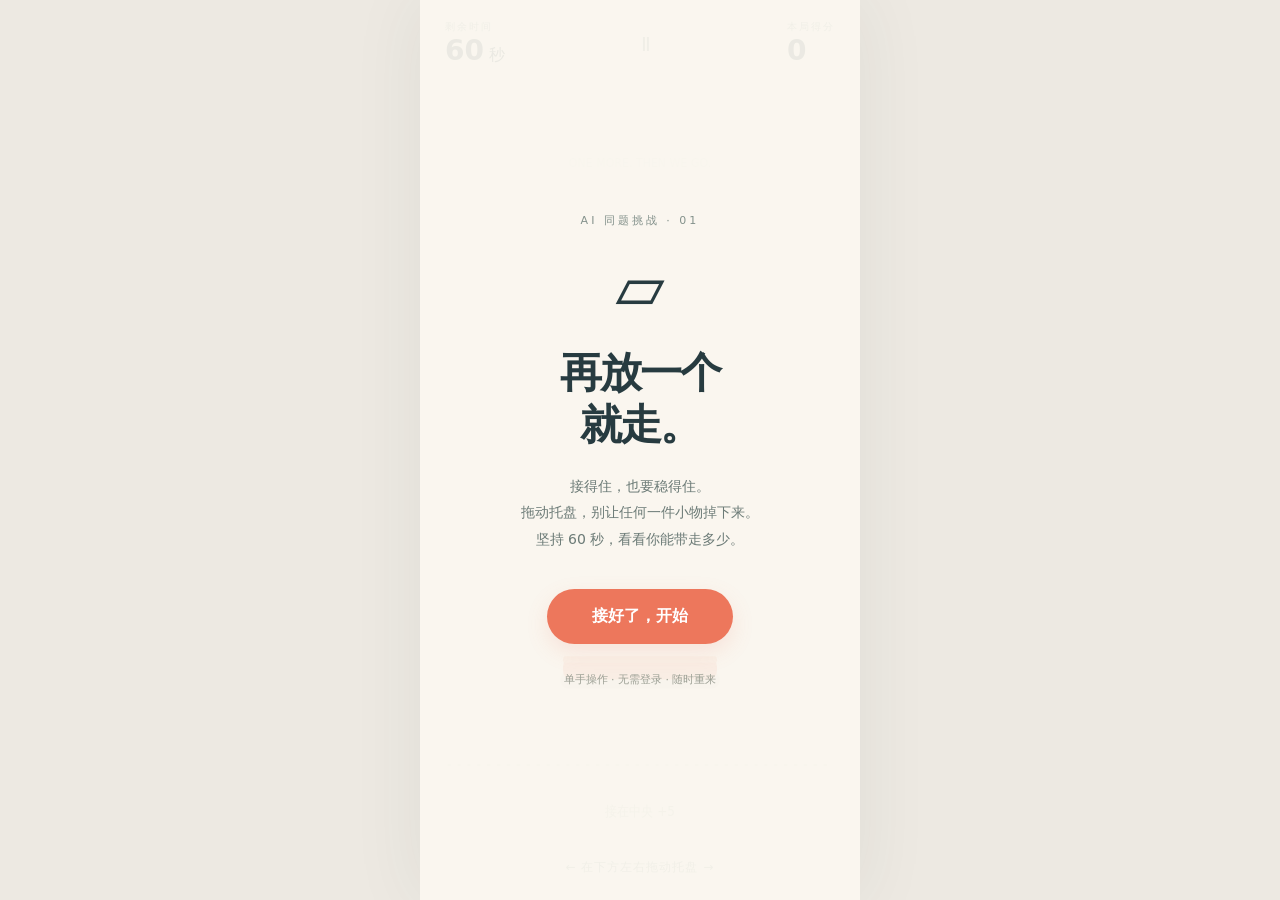
<file: index.html>
<!doctype html><html lang="zh-CN"><meta charset="utf-8"><meta name="viewport" content="width=device-width,initial-scale=1,viewport-fit=cover"><title>再放一个就走</title><style>*{box-sizing:border-box}html,body{margin:0;height:100%;background:#ede9e2;color:#273b40;font-family:system-ui,-apple-system,sans-serif}body{display:grid;place-items:center}main{width:min(100%,440px);height:100dvh;max-height:920px;position:relative;background:#faf7ef;overflow:hidden;box-shadow:0 0 70px #30434212}header{position:absolute;top:max(20px,env(safe-area-inset-top));left:25px;right:25px;display:flex;justify-content:space-between;z-index:2;pointer-events:none}small{display:block;font-size:10px;letter-spacing:2px;color:#7b8987}b{font-size:28px;font-weight:650}button{font:inherit;cursor:pointer;border:0}#pause{pointer-events:auto;background:transparent;color:#73827f;font-size:20px;padding:10px}canvas{width:100%;height:100%;touch-action:none;display:block}#overlay{position:absolute;inset:0;background:#faf7efed;display:flex;align-items:center;justify-content:center;padding:35px;text-align:center;z-index:3}#overlay.hidden{display:none}.eyebrow{font-size:11px;letter-spacing:3px;color:#83918b}h1{font-size:42px;line-height:1.22;letter-spacing:-2px;margin:23px 0}p{color:#6c7b77;font-size:14px;line-height:1.9}.start{background:#ed775c;color:white;border-radius:100px;padding:17px 45px;margin-top:22px;font-weight:650;box-shadow:0 8px 22px #ed775c26}.icon{font-size:64px;margin:22px 0}.foot{font-size:11px;color:#9b9f94;margin-top:28px}#hint{position:absolute;bottom:max(24px,env(safe-area-inset-bottom));width:100%;text-align:center;color:#86928b;font-size:12px;pointer-events:none;letter-spacing:1px}
/* Preserve the failed object and tray below a compact result card. */
#overlay.result{background:transparent;align-items:flex-start;padding:80px 24px 0;pointer-events:none}#overlay.result>div{width:100%;padding:22px 16px;background:#faf7eff2;border:1px solid #e6e5da;border-radius:24px;box-shadow:0 10px 40px #273b4010;pointer-events:auto}#overlay.result h1{font-size:32px;margin:16px 0;letter-spacing:-1px}#overlay.result p{font-size:13px;margin:12px 0}#overlay.result .start{margin-top:8px;padding:14px 35px}#overlay.result .foot{margin-top:16px}@media(max-height:650px){#overlay.result{padding-top:65px}#overlay.result>div{padding:14px}#overlay.result h1{margin:10px 0}#overlay.result p{line-height:1.6}#overlay.result .foot{margin-top:10px}}
</style><main><header><div><small>剩余时间</small><b id="time">60</b><span> 秒</span></div><button id="pause" aria-label="暂停">Ⅱ</button><div><small>本局得分</small><b id="score">0</b></div></header><canvas id="game" aria-label="拖动托盘接物游戏"></canvas><div id="hint">← 在下方左右拖动托盘 →</div><section id="overlay"><div><div class="eyebrow">AI 同题挑战 · 01</div><div class="icon">▱</div><h1>再放一个<br>就走。</h1><p>接得住，也要稳得住。<br>拖动托盘，别让任何一件小物掉下来。<br>坚持 60 秒，看看你能带走多少。</p><button class="start" id="start">接好了，开始</button><div class="foot">单手操作 · 无需登录 · 随时重来</div></div></section></main><script type="module">const clamp=(x,a,b)=>Math.max(a,Math.min(b,x));
function createGame(seed=12345){return {phase:'playing',elapsed:0,score:0,caught:0,x:200,v:0,tilt:0,items:[],next:1.4,seed,lastDrop:200,flash:0};}
const restartGame=createGame;
function random(s){s.seed=(Math.imul(s.seed,1664525)+1013904223)>>>0;return s.seed/4294967296;}
function spawn(s,x,type){let sizes=[[42,36],[30,40],[60,18]], [w,h]=sizes[type];s.items.push({x,y:Math.min(-50,...s.items.filter(a=>a.landed).map(a=>a.y-a.h/2-240)),w,h,type,vy:0,landed:false,stable:0,scored:false,offset:0});}
function stepGame(s,dt,targetX){if(s.phase!=='playing')return;s.elapsed+=dt;s.flash=Math.max(0,s.flash-dt);let old=s.v;s.v+=(clamp((targetX-s.x)*26,-650,650)-s.v)*Math.min(1,dt*26);s.x=clamp(s.x+s.v*dt,65,335);let accel=(s.v-old)/dt;s.tilt+=(clamp(-s.v*.00018,-.14,.14)-s.tilt)*Math.min(1,dt*7);
 s.next-=dt;if(s.next<=0){let range=s.elapsed<15?75:145;let x=clamp(s.lastDrop+(random(s)*2-1)*100,200-range,200+range);let top=s.items.filter(a=>a.landed).sort((a,b)=>a.y-b.y)[0];let offset=top?.offset||0;let lo=Math.max(200-range,85+offset),hi=Math.min(200+range,315+offset);x=lo<=hi?clamp(x,lo,hi):clamp(s.x+offset,55,345);s.lastDrop=x;spawn(s,x,s.elapsed<15?0:Math.floor(random(s)*3));s.next=s.elapsed<15?2.5:s.elapsed<35?2.1:1.7;}
 for(let i=0;i<s.items.length;i++){let a=s.items[i];if(a.landed){a.offset+=(-accel*.0025+s.tilt*22)*dt*(1+i*.18)*(a.type===1?1.3:a.type===2?.8:1);a.x=s.x+a.offset;let base=510;for(let j=0;j<i;j++){let b=s.items[j];if(b.landed&&Math.abs(a.x-b.x)<(a.w+b.w)/2-5)base=Math.min(base,b.y-b.h/2);}a.y+=(base-a.h/2-a.y)*Math.min(1,dt*18);let support=Math.abs(a.y+a.h/2-510)<8?{x:s.x,w:130}:null;for(let j=0;j<i;j++){let b=s.items[j];if(b.landed&&Math.abs(a.x-b.x)<b.w/2-2&&Math.abs((a.y+a.h/2)-(b.y-b.h/2))<8)support=b;}if(!support||Math.abs(a.x-support.x)>support.w/2-2){a.landed=false;a.vy=30;}else{a.stable+=dt;if(!a.scored&&a.stable>.4){a.scored=true;s.caught++;s.score+=10+(Math.abs(a.offset)<22?5:0);s.flash=.2;}}}
 else{let prev=a.y+a.h/2;a.vy+=260*dt;a.y+=a.vy*dt;let base=510,support={x:s.x,w:130};for(let j=0;j<i;j++){let b=s.items[j];if(b.landed&&Math.abs(a.x-b.x)<(a.w+b.w)/2-7&&b.y-b.h/2<base){base=b.y-b.h/2;support=b;}}if(prev<=base&&a.y+a.h/2>=base&&Math.abs(a.x-support.x)<support.w/2-2){a.landed=true;a.touched=true;a.offset=a.x-s.x;a.y=base-a.h/2;a.vy=0;}if(a.y-a.h/2>595){s.failureIndex=i;s.reason=a.touched?'slip':'miss';s.phase='lost';return;}}
 }if(s.elapsed>=60){s.elapsed=60;s.phase='won';}}

function cameraZoom(s){const top=Math.min(510,...s.items.filter(a=>a.landed).map(a=>a.y-a.h/2));return Math.min(1,330/Math.max(330,510-top));}
function dragTarget(target,deltaPixels,width,zoom){return clamp(target+deltaPixels*400/width/zoom,65,335);}


const canvas=document.querySelector('canvas'),ctx=canvas.getContext('2d'),overlay=document.querySelector('#overlay');let s=createGame(),started=false,target=200,last=0,acc=0,paused=false,ended=false,best=0;try{best=+localStorage.getItem('tray-best')||0;}catch{}
function resize(){let r=canvas.getBoundingClientRect();canvas.width=r.width*devicePixelRatio;canvas.height=r.height*devicePixelRatio;}addEventListener('resize',resize);resize();
function start(){down=false;s=createGame((Date.now()>>>0));target=200;started=true;paused=false;ended=false;acc=0;overlay.classList.remove('result');overlay.classList.add('hidden');}document.querySelector('#start').onclick=start;
function modal(title,body,label,action){overlay.classList.toggle('result',ended&&s.phase==='lost');overlay.innerHTML=`<div><div class="eyebrow">再放一个就走</div><h1>${title}</h1><p>${body}</p><button class="start">${label}</button><div class="foot">本机最高分 ${best}</div></div>`;overlay.classList.remove('hidden');overlay.querySelector('button').onclick=action;}
function pause(){if(!started||ended||paused)return;paused=true;down=false;activePointer=null;target=s.x;modal('先稳住。','小物和时间都替你停好了。','继续接物',()=>{paused=false;acc=0;overlay.classList.add('hidden');});}document.querySelector('#pause').onclick=pause;document.addEventListener('visibilitychange',()=>{if(document.hidden)pause();});addEventListener('blur',pause);
let down=false,lastPointerX=0,activePointer=null;
canvas.onpointerdown=e=>{if(!started||paused||ended||down)return;down=true;activePointer=e.pointerId;lastPointerX=e.clientX;target=s.x;canvas.setPointerCapture(e.pointerId);};
canvas.onpointermove=e=>{if(!down||e.pointerId!==activePointer)return;let r=canvas.getBoundingClientRect();target=dragTarget(target,e.clientX-lastPointerX,r.width,Math.max(.75,cameraZoom(s)));lastPointerX=e.clientX;};
function release(e){if(activePointer!==e.pointerId)return;down=false;activePointer=null;if(e.type!=='pointerup')target=s.x;}
canvas.onpointerup=canvas.onpointercancel=canvas.onlostpointercapture=release;
addEventListener('keydown',e=>{if(e.key==='ArrowLeft')target-=25;if(e.key==='ArrowRight')target+=25;if(e.key==='Escape')pause();});
function rect(x,y,w,h,color,r=7){ctx.fillStyle=color;ctx.beginPath();ctx.roundRect(x-w/2,y-h/2,w,h,r);ctx.fill();}
function draw(){let w=canvas.width,h=canvas.height;ctx.setTransform(w/400,0,0,h/700,0,0);ctx.clearRect(0,0,400,700);ctx.fillStyle='#e9e6dc';ctx.font='10px system-ui';ctx.textAlign='center';ctx.fillText('ONE MORE. THEN WE GO.',200,130);let zoom=cameraZoom(s);
 if(started&&!ended){let p=s.items.find(a=>!a.landed&&a.y<120);if(p){let px=200+(p.x-200)*Math.max(.75,zoom);ctx.fillStyle='#769c90';ctx.beginPath();ctx.moveTo(px-6,155);ctx.lineTo(px+6,155);ctx.lineTo(px,163);ctx.fill();}}
 ctx.save();ctx.beginPath();ctx.rect(0,165,400,440);ctx.clip();ctx.translate(200,520);ctx.scale(Math.max(.75,zoom),zoom);ctx.translate(-200,-520);ctx.strokeStyle="#dedfd3";ctx.setLineDash([3,6]);ctx.beginPath();ctx.moveTo(25,595);ctx.lineTo(375,595);ctx.stroke();ctx.setLineDash([]);ctx.save();ctx.translate(s.x,520);ctx.rotate(s.tilt);rect(0,9,145,13,'#eadbd0');rect(0,0,140,17,s.flash?'#f6aa83':'#ed775c');rect(0,-7,140,5,'#f69b7c',2);ctx.restore();
 for(let [index,a] of s.items.entries()){ctx.save();ctx.translate(a.x,index===s.failureIndex?Math.min(a.y,580):a.y);if(a.landed)ctx.rotate(s.tilt*(1+Math.abs(a.offset)/50));if(index===s.failureIndex){ctx.strokeStyle='#d95341';ctx.lineWidth=4;ctx.beginPath();ctx.ellipse(0,0,a.w/2+9,a.h/2+9,0,0,Math.PI*2);ctx.stroke();}ctx.shadowColor='#354c4020';ctx.shadowBlur=8;ctx.shadowOffsetY=4;rect(0,0,a.w,a.h,['#83aaa0','#e5b76e','#7a94ad'][a.type],a.type===1?4:5);ctx.shadowBlur=0;ctx.shadowOffsetY=0;ctx.strokeStyle='#ffffff66';ctx.lineWidth=2;ctx.beginPath();ctx.moveTo(-a.w/2+7,-a.h/2+7);ctx.lineTo(a.w/2-7,-a.h/2+7);ctx.stroke();if(a.type===0){ctx.strokeStyle='#ffffff55';ctx.beginPath();ctx.moveTo(0,-a.h/2);ctx.lineTo(0,a.h/2);ctx.stroke();}ctx.restore();}
 ctx.restore();let danger=s.items.some(a=>a.landed&&Math.abs(a.offset)>45);if(danger){ctx.fillStyle='#ed775c';ctx.font='12px system-ui';ctx.fillText('慢一点，稳住重心',200,635);}else{ctx.fillStyle='#b7beb1';ctx.font='11px system-ui';ctx.fillText('接在中央 +5',200,635);}}
function frame(t){let dt=Math.min((t-last)/1000||0,.1);last=t;if(started&&!paused&&!ended){acc+=dt;while(acc>=1/120){stepGame(s,1/120,target);acc-=1/120;}if(s.phase!=='playing'){ended=true;best=Math.max(best,s.score);try{localStorage.setItem('tray-best',best);}catch{}setTimeout(()=>modal(s.phase==='won'?'终于可以走了。':(s.reason==='slip'?'滑下去了。':'没接住。'),`${s.phase==='lost'?(s.reason==='slip'?'重心越过支撑边缘，物品滑落。':(s.caught?'没对准堆顶，落物从旁边掉下。':'落物从托盘旁边掉下。'))+'<br>':''}接稳 ${s.caught} 件 · ${s.score} 分<br>${s.phase==='won'?'坚持了整整 60 秒':`坚持 ${Math.floor(s.elapsed)} 秒，差 ${Math.ceil(60-s.elapsed)} 秒就能走。`}`,s.phase==='won'?'再挑战':'再放一个',start),1000);}}document.querySelector('#hint').textContent=s.caught>=4?'← 对准最上层接物 · 轻移更稳 →':'← 在下方左右拖动托盘 →';document.querySelector('#time').textContent=Math.ceil(60-s.elapsed);document.querySelector('#score').textContent=s.score;draw();requestAnimationFrame(frame);}requestAnimationFrame(frame);
</script></html>
</file>
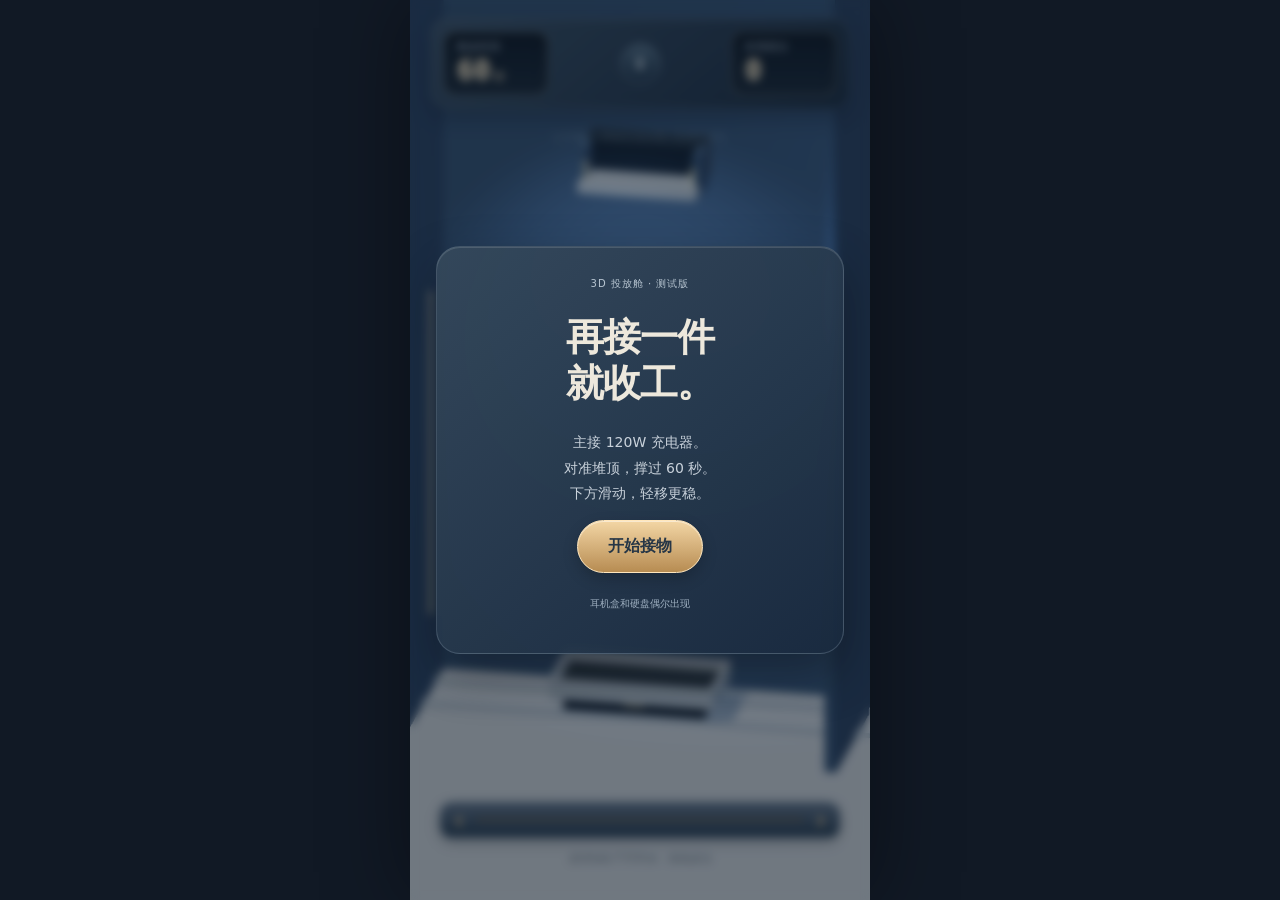
<file: three-preview/index.html>
<!doctype html><html lang="zh-CN"><meta charset="utf-8"><meta name="viewport" content="width=device-width,initial-scale=1,viewport-fit=cover"><title>再接一件就收工 · 3D投放舱</title><link rel="stylesheet" href="style.css"><main><div id="scene"></div><header><div><small>剩余时间</small><b id="time">60</b><span> 秒</span></div><button id="pause" aria-label="暂停">Ⅱ</button><div><small>本局得分</small><b id="score">0</b></div></header><div id="status">120W · PRECISION SORTING</div><div id="pad"><span>‹</span><i></i><span>›</span></div><p id="hint">左右拖动下方滑槽，稳稳接住</p><section id="overlay"><div><small>3D 投放舱 · 测试版</small><h1>再接一件<br>就收工。</h1><p>主接 120W 充电器。<br>对准堆顶，撑过 60 秒。<br>下方滑动，轻移更稳。</p><button id="start">正在准备投放舱…</button><p class="note">耳机盒和硬盘偶尔出现</p></div></section></main><script type="module">import("./app.mjs").catch(()=>{const b=document.querySelector("#start");b.textContent="无法启动3D，请用Safari或Chrome打开";b.disabled=true;});</script></html>
</file>
<file: three-preview/style.css>
*{box-sizing:border-box}html,body{margin:0;height:100%;background:#111925;font-family:system-ui,-apple-system,sans-serif;color:#ede8dc}body{display:grid;place-items:center}main{width:min(100%,460px);height:100dvh;max-height:960px;position:relative;overflow:hidden;background:#27384a;box-shadow:0 0 80px #0006}#scene{position:absolute;inset:0;touch-action:none}canvas{display:block;width:100%;height:100%}header{position:absolute;left:20px;right:20px;top:max(18px,env(safe-area-inset-top));display:flex;align-items:center;justify-content:space-between;padding:13px;border-radius:19px;background:linear-gradient(140deg,#344658ef,#172433f5);border:1px solid #63728288;box-shadow:inset 0 1px #afc0d333,0 8px 20px #0b101c55;pointer-events:none}header>div{border:1px solid #b0a18a88;background:linear-gradient(#0c141e,#16212d);padding:7px 12px;border-radius:11px;min-width:104px;box-shadow:inset 0 2px 4px #0009}small{display:block;font-size:10px;color:#b8c5d1;letter-spacing:1px}b{font-size:28px;color:#f7e2bd;font-family:ui-monospace,monospace}header span{font-size:11px;color:#f7e2bd}button{font:inherit;cursor:pointer}#pause{pointer-events:auto;border:1px solid #6d7e8e;background:linear-gradient(#465c6e,#1c2d3f);border-radius:50%;width:39px;height:39px;color:#e0e5e7;font-size:17px;box-shadow:inset 0 1px #aebfca55}#status{position:absolute;top:132px;width:100%;text-align:center;font-size:9px;letter-spacing:2px;color:#a5b7c27a;pointer-events:none}#pad{position:absolute;bottom:62px;left:30px;right:30px;height:36px;display:flex;align-items:center;gap:12px;pointer-events:none;color:#efc27f;background:linear-gradient(#455467d9,#192b3cf2);border:1px solid #7e8c9a66;border-radius:12px;padding:0 13px;box-shadow:inset 0 1px #b3c1d233,0 4px 12px #0004;font-size:26px}#pad i{height:4px;flex:1;background:#e6b36c55;box-shadow:inset 0 2px 3px #0009;border-radius:5px}#hint{position:absolute;bottom:22px;width:100%;text-align:center;font-size:11px;color:#cfdae3;pointer-events:none;text-shadow:0 1px #000}#overlay{position:absolute;inset:0;display:flex;align-items:center;justify-content:center;padding:26px;background:#0c192b66;backdrop-filter:blur(5px)}#overlay.hidden{display:none}#overlay>div{width:100%;padding:30px 20px;text-align:center;border:1px solid #70829566;border-radius:24px;background:linear-gradient(140deg,#35495bed,#192a3eed);box-shadow:0 20px 50px #0005,inset 0 1px #ffffff22}h1{font-size:38px;line-height:1.2;letter-spacing:-1px;margin:24px 0}p{font-size:14px;line-height:1.8;color:#c9d2db}#overlay button{border-radius:30px;padding:15px 30px;background:linear-gradient(#f3d6a5,#b78c52);color:#263646;border:1px solid #ffe6bc;box-shadow:0 6px 15px #0003,inset 0 1px #fff7;font-weight:650}#overlay button:disabled{opacity:.5}.note{font-size:10px;color:#9eafc0;margin-top:22px}#overlay.result{backdrop-filter:none;background:transparent;align-items:flex-start;padding-top:125px}#overlay.result>div{padding:20px}#overlay.result h1{font-size:28px;margin:12px 0}#overlay.result p{font-size:12px}@media(max-height:650px){header{top:12px;padding:9px}#status{top:112px}#overlay>div{padding:20px}h1{font-size:30px;margin:15px 0}#overlay.result{padding-top:110px}#pad{bottom:48px}#hint{bottom:12px}}
</file>
